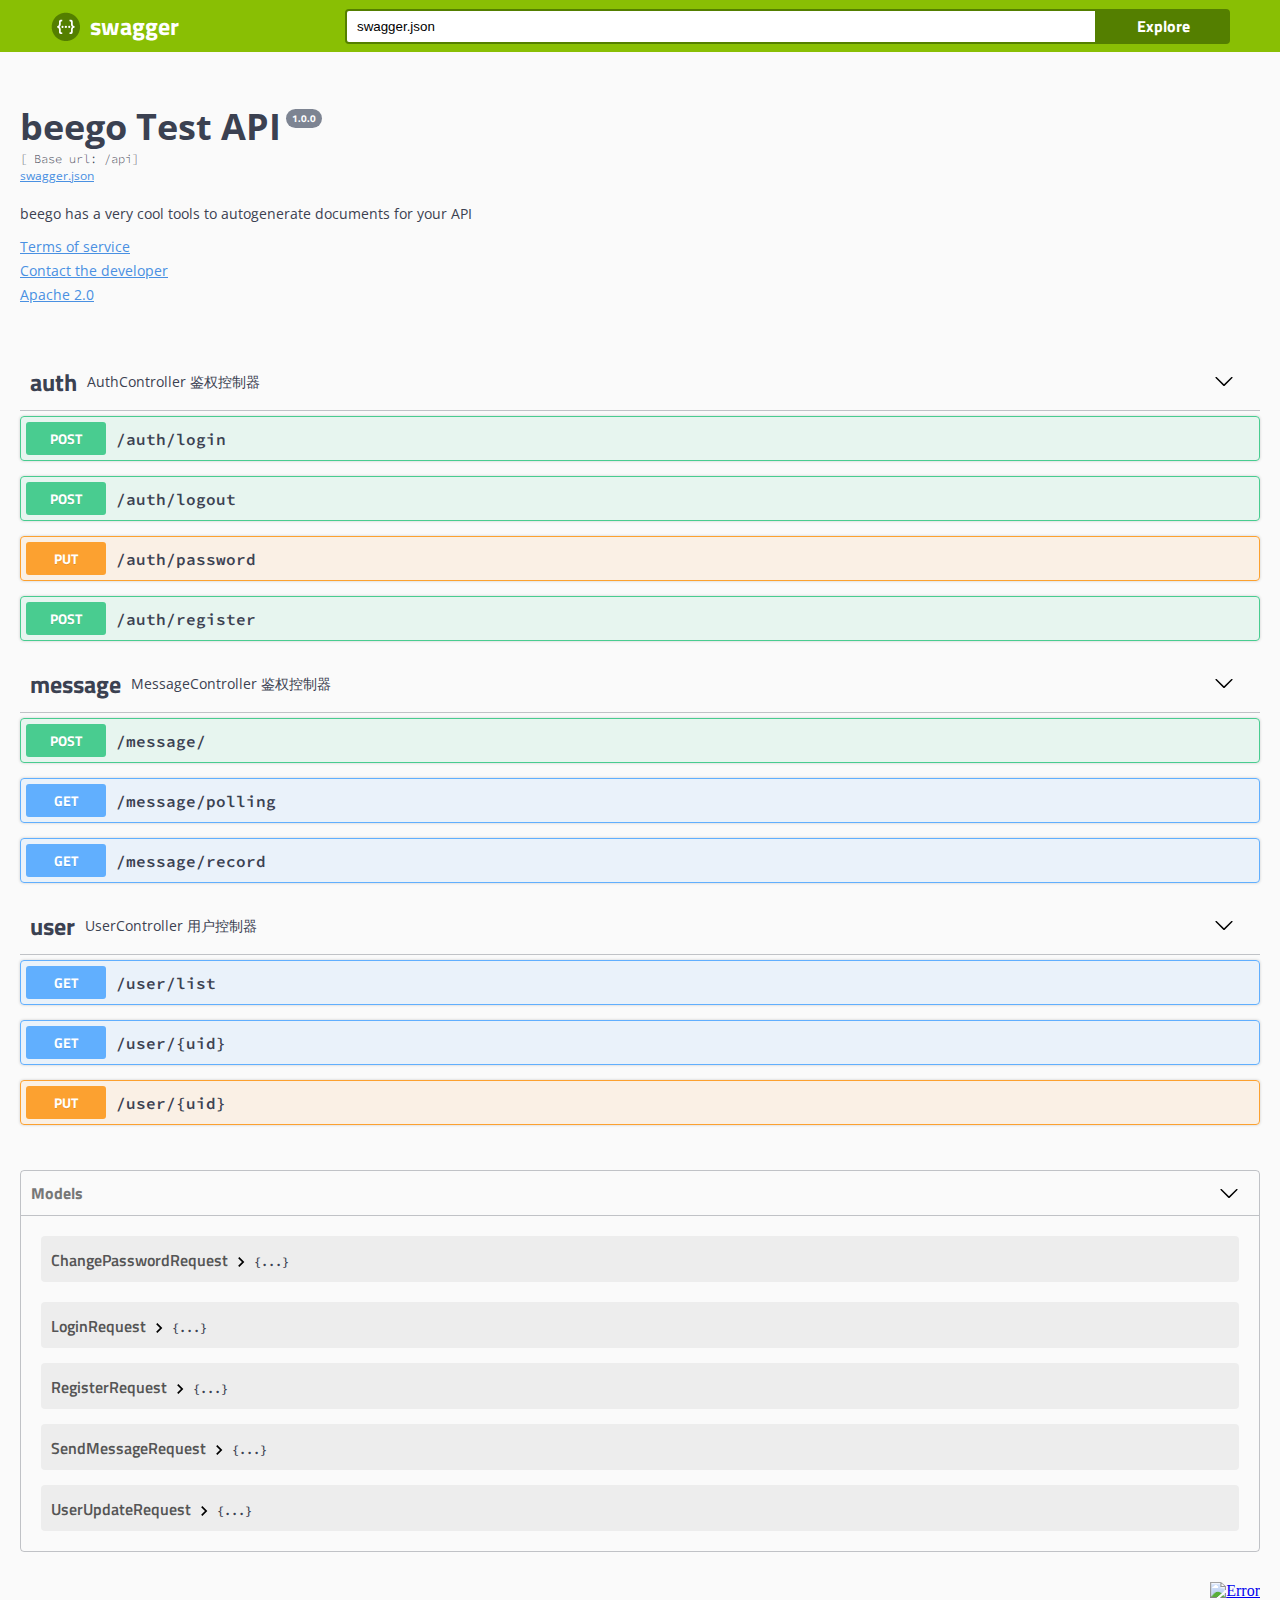
<file: swagger/index.html>
<!-- HTML for static distribution bundle build -->
<!DOCTYPE html>
<html lang="en">
<head>
  <meta charset="UTF-8">
  <title>Swagger UI</title>
  <link href="https://fonts.googleapis.com/css?family=Open+Sans:400,700|Source+Code+Pro:300,600|Titillium+Web:400,600,700" rel="stylesheet">
  <link rel="stylesheet" type="text/css" href="./swagger-ui.css" >
  <link rel="icon" type="image/png" href="./favicon-32x32.png" sizes="32x32" />
  <link rel="icon" type="image/png" href="./favicon-16x16.png" sizes="16x16" />
  <style>
    html
    {
        box-sizing: border-box;
        overflow: -moz-scrollbars-vertical;
        overflow-y: scroll;
    }
    *,
    *:before,
    *:after
    {
        box-sizing: inherit;
    }

    body {
      margin:0;
      background: #fafafa;
    }
  </style>
</head>

<body>

<svg xmlns="http://www.w3.org/2000/svg" xmlns:xlink="http://www.w3.org/1999/xlink" style="position:absolute;width:0;height:0">
  <defs>
    <symbol viewBox="0 0 20 20" id="unlocked">
          <path d="M15.8 8H14V5.6C14 2.703 12.665 1 10 1 7.334 1 6 2.703 6 5.6V6h2v-.801C8 3.754 8.797 3 10 3c1.203 0 2 .754 2 2.199V8H4c-.553 0-1 .646-1 1.199V17c0 .549.428 1.139.951 1.307l1.197.387C5.672 18.861 6.55 19 7.1 19h5.8c.549 0 1.428-.139 1.951-.307l1.196-.387c.524-.167.953-.757.953-1.306V9.199C17 8.646 16.352 8 15.8 8z"></path>
    </symbol>

    <symbol viewBox="0 0 20 20" id="locked">
      <path d="M15.8 8H14V5.6C14 2.703 12.665 1 10 1 7.334 1 6 2.703 6 5.6V8H4c-.553 0-1 .646-1 1.199V17c0 .549.428 1.139.951 1.307l1.197.387C5.672 18.861 6.55 19 7.1 19h5.8c.549 0 1.428-.139 1.951-.307l1.196-.387c.524-.167.953-.757.953-1.306V9.199C17 8.646 16.352 8 15.8 8zM12 8H8V5.199C8 3.754 8.797 3 10 3c1.203 0 2 .754 2 2.199V8z"/>
    </symbol>

    <symbol viewBox="0 0 20 20" id="close">
      <path d="M14.348 14.849c-.469.469-1.229.469-1.697 0L10 11.819l-2.651 3.029c-.469.469-1.229.469-1.697 0-.469-.469-.469-1.229 0-1.697l2.758-3.15-2.759-3.152c-.469-.469-.469-1.228 0-1.697.469-.469 1.228-.469 1.697 0L10 8.183l2.651-3.031c.469-.469 1.228-.469 1.697 0 .469.469.469 1.229 0 1.697l-2.758 3.152 2.758 3.15c.469.469.469 1.229 0 1.698z"/>
    </symbol>

    <symbol viewBox="0 0 20 20" id="large-arrow">
      <path d="M13.25 10L6.109 2.58c-.268-.27-.268-.707 0-.979.268-.27.701-.27.969 0l7.83 7.908c.268.271.268.709 0 .979l-7.83 7.908c-.268.271-.701.27-.969 0-.268-.269-.268-.707 0-.979L13.25 10z"/>
    </symbol>

    <symbol viewBox="0 0 20 20" id="large-arrow-down">
      <path d="M17.418 6.109c.272-.268.709-.268.979 0s.271.701 0 .969l-7.908 7.83c-.27.268-.707.268-.979 0l-7.908-7.83c-.27-.268-.27-.701 0-.969.271-.268.709-.268.979 0L10 13.25l7.418-7.141z"/>
    </symbol>


    <symbol viewBox="0 0 24 24" id="jump-to">
      <path d="M19 7v4H5.83l3.58-3.59L8 6l-6 6 6 6 1.41-1.41L5.83 13H21V7z"/>
    </symbol>

    <symbol viewBox="0 0 24 24" id="expand">
      <path d="M10 18h4v-2h-4v2zM3 6v2h18V6H3zm3 7h12v-2H6v2z"/>
    </symbol>

  </defs>
</svg>

<div id="swagger-ui"></div>

<script src="./swagger-ui-bundle.js"> </script>
<script src="./swagger-ui-standalone-preset.js"> </script>
<script>
window.onload = function() {
  // Build a system
  const ui = SwaggerUIBundle({
    url: "swagger.json",
    dom_id: '#swagger-ui',
    presets: [
      SwaggerUIBundle.presets.apis,
      SwaggerUIStandalonePreset
    ],
    plugins: [
      SwaggerUIBundle.plugins.DownloadUrl
    ],
    layout: "StandaloneLayout"
  })

  window.ui = ui
}
</script>
</body>

</html>
</file>
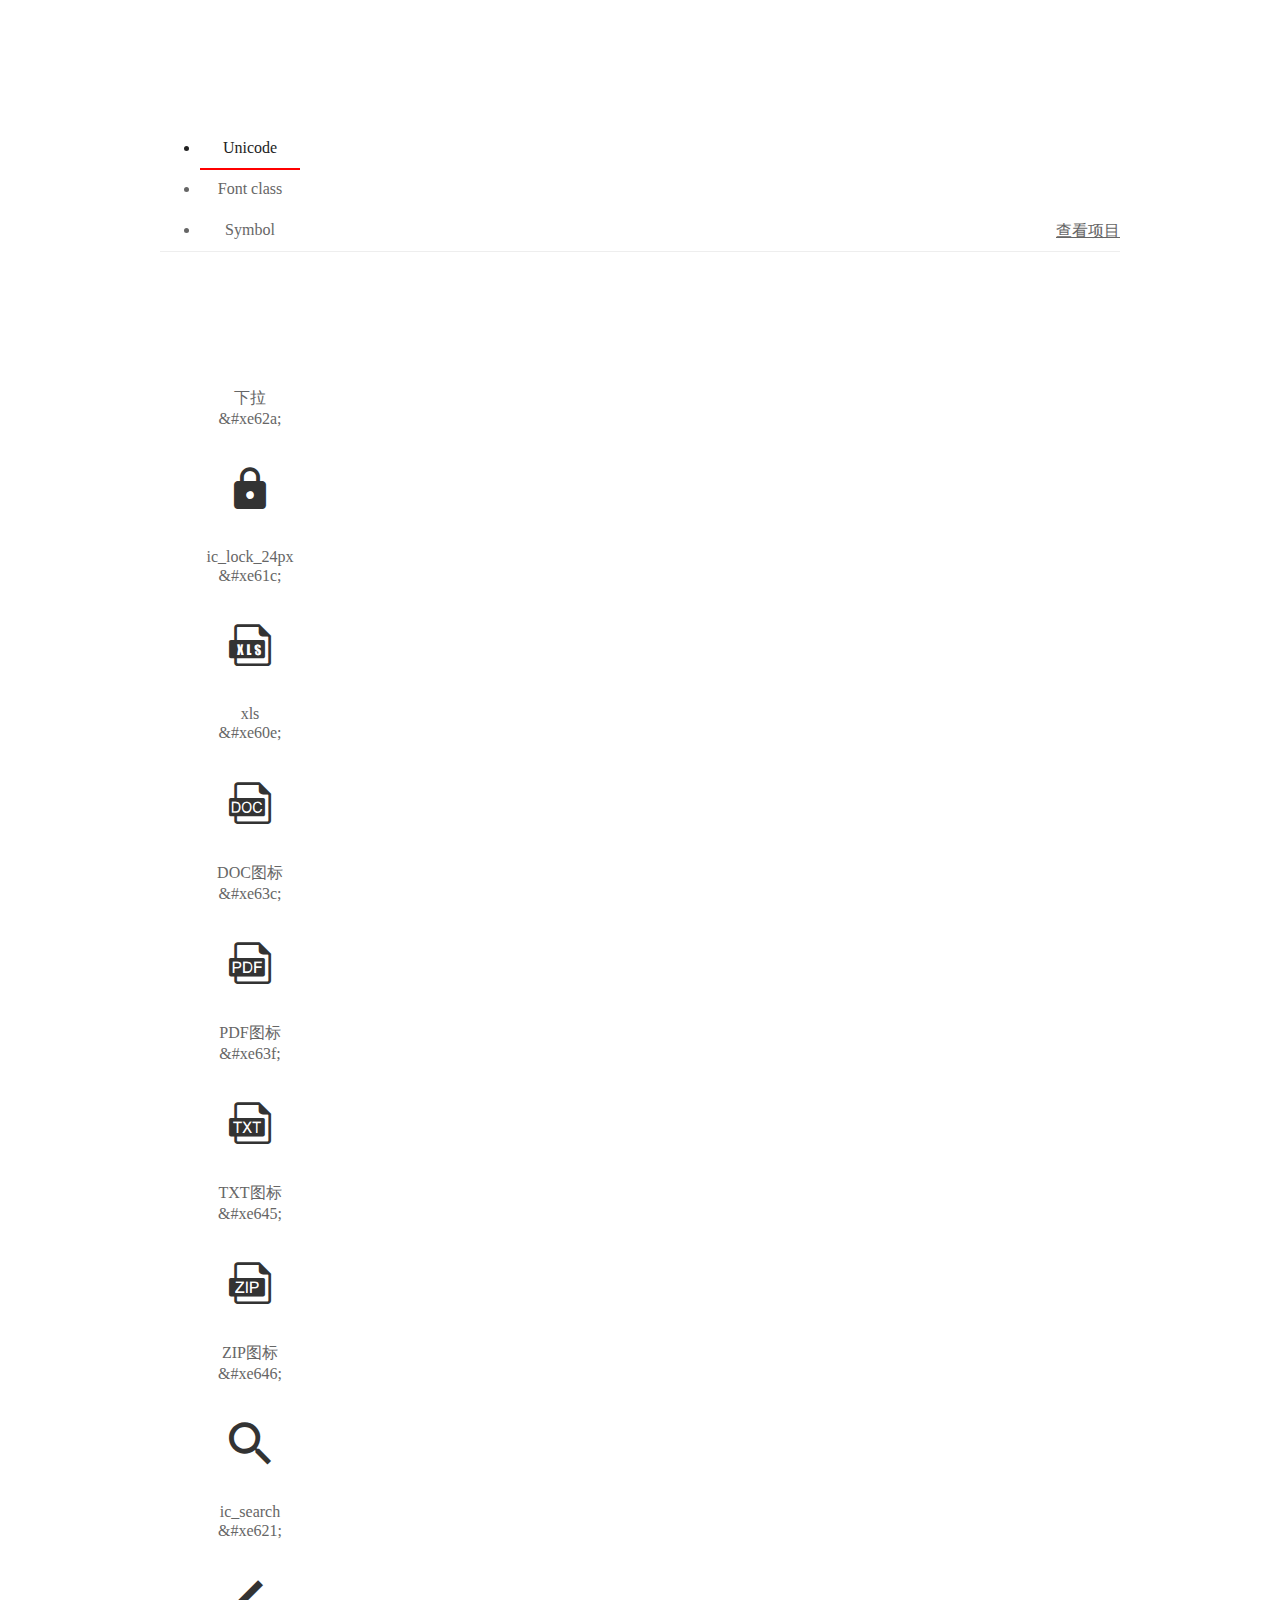
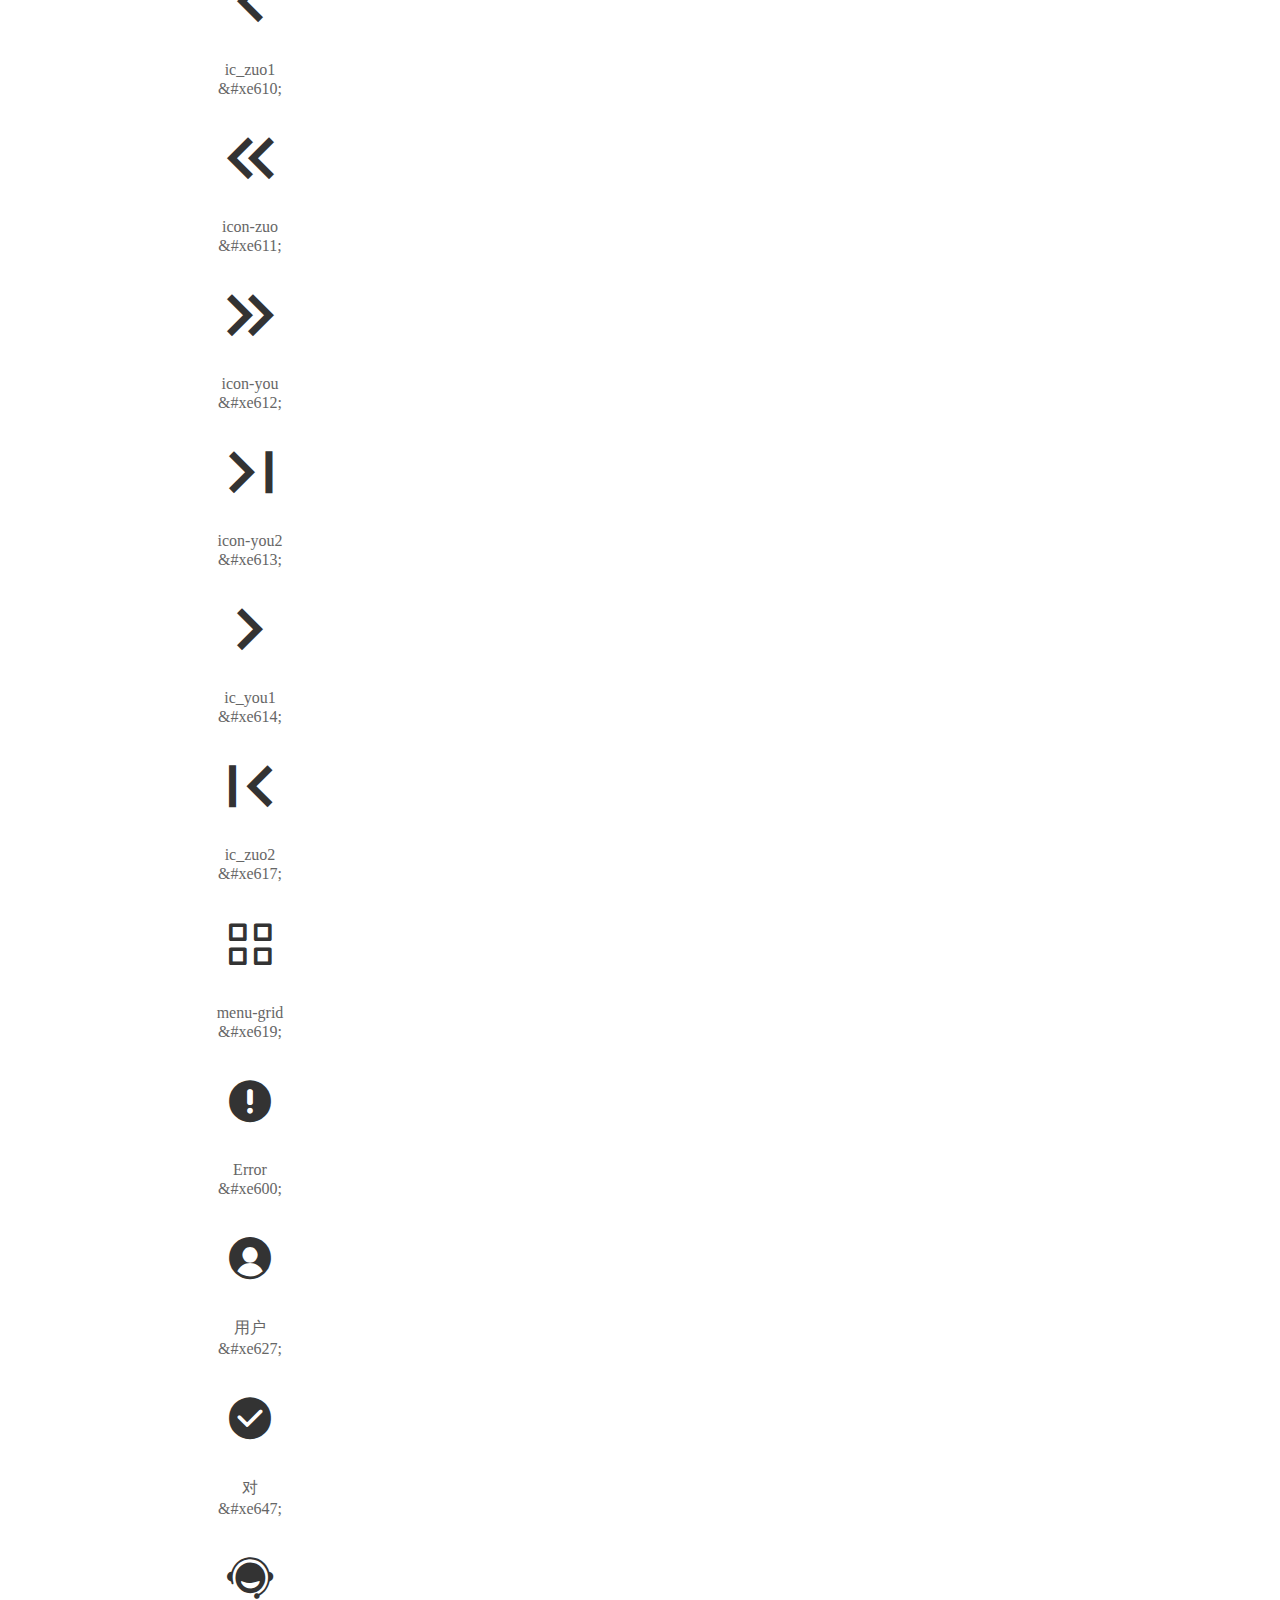
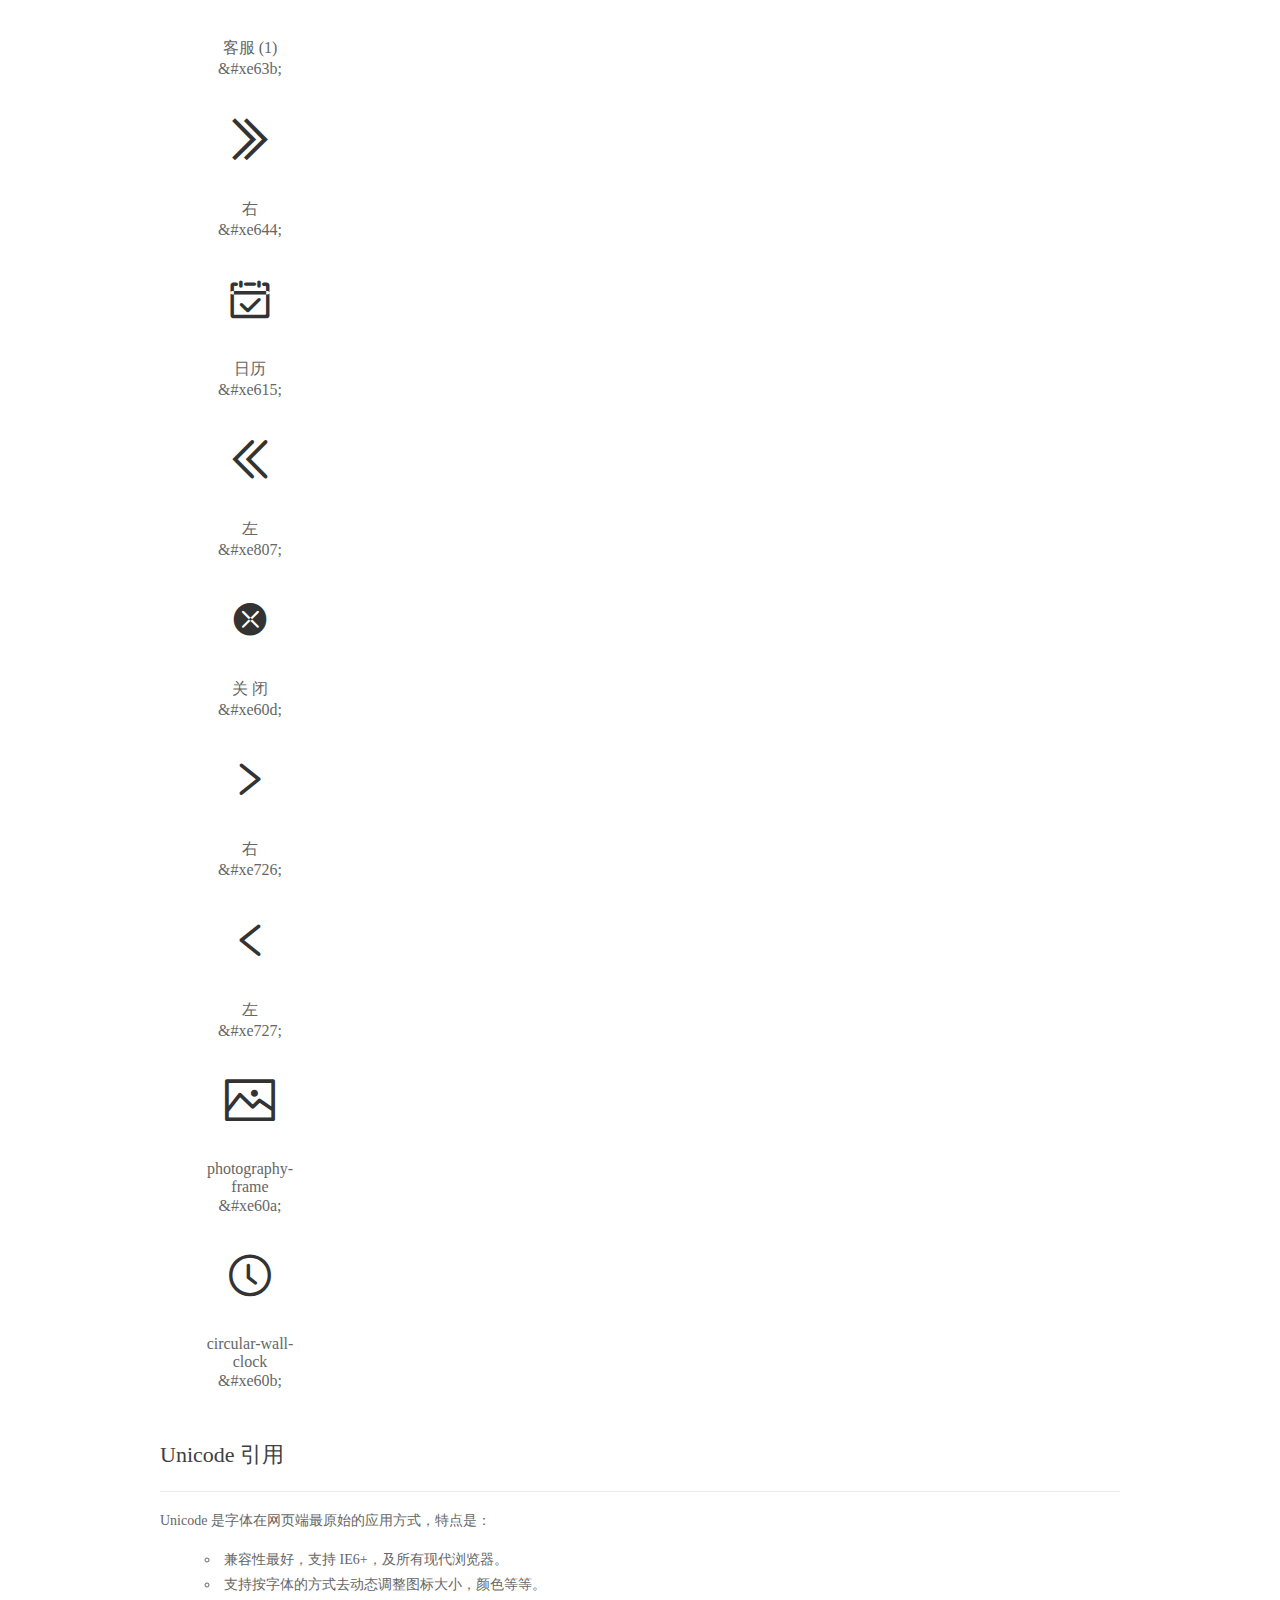
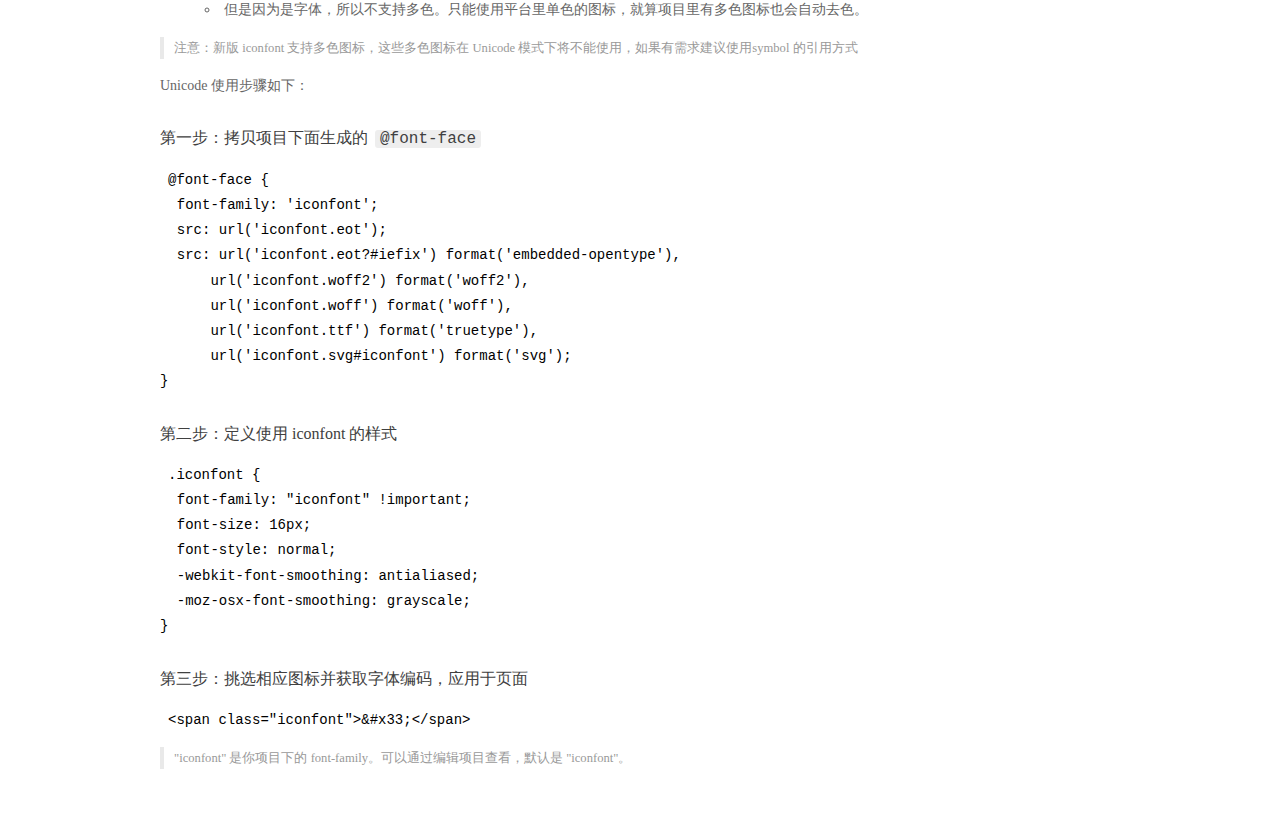
<file: static/assets/iconfont/demo_index.html>
<!DOCTYPE html>
<html>
<head>
  <meta charset="utf-8"/>
  <title>IconFont Demo</title>
  <link rel="shortcut icon" href="https://img.alicdn.com/tps/i4/TB1_oz6GVXXXXaFXpXXJDFnIXXX-64-64.ico" type="image/x-icon"/>
  <link rel="stylesheet" href="https://g.alicdn.com/thx/cube/1.3.2/cube.min.css">
  <link rel="stylesheet" href="demo.css">
  <link rel="stylesheet" href="iconfont.css">
  <script src="iconfont.js"></script>
  <!-- jQuery -->
  <script src="https://a1.alicdn.com/oss/uploads/2018/12/26/7bfddb60-08e8-11e9-9b04-53e73bb6408b.js"></script>
  <!-- 代码高亮 -->
  <script src="https://a1.alicdn.com/oss/uploads/2018/12/26/a3f714d0-08e6-11e9-8a15-ebf944d7534c.js"></script>
</head>
<body>
  <div class="main">
    <h1 class="logo"><a href="https://www.iconfont.cn/" title="iconfont 首页" target="_blank">&#xe86b;</a></h1>
    <div class="nav-tabs">
      <ul id="tabs" class="dib-box">
        <li class="dib active"><span>Unicode</span></li>
        <li class="dib"><span>Font class</span></li>
        <li class="dib"><span>Symbol</span></li>
      </ul>
      
      <a href="https://www.iconfont.cn/manage/index?manage_type=myprojects&projectId=1312252" target="_blank" class="nav-more">查看项目</a>
      
    </div>
    <div class="tab-container">
      <div class="content unicode" style="display: block;">
          <ul class="icon_lists dib-box">
          
            <li class="dib">
              <span class="icon iconfont">&#xe62a;</span>
                <div class="name">下拉</div>
                <div class="code-name">&amp;#xe62a;</div>
              </li>
          
            <li class="dib">
              <span class="icon iconfont">&#xe61c;</span>
                <div class="name">ic_lock_24px</div>
                <div class="code-name">&amp;#xe61c;</div>
              </li>
          
            <li class="dib">
              <span class="icon iconfont">&#xe60e;</span>
                <div class="name">xls</div>
                <div class="code-name">&amp;#xe60e;</div>
              </li>
          
            <li class="dib">
              <span class="icon iconfont">&#xe63c;</span>
                <div class="name">DOC图标</div>
                <div class="code-name">&amp;#xe63c;</div>
              </li>
          
            <li class="dib">
              <span class="icon iconfont">&#xe63f;</span>
                <div class="name">PDF图标</div>
                <div class="code-name">&amp;#xe63f;</div>
              </li>
          
            <li class="dib">
              <span class="icon iconfont">&#xe645;</span>
                <div class="name">TXT图标</div>
                <div class="code-name">&amp;#xe645;</div>
              </li>
          
            <li class="dib">
              <span class="icon iconfont">&#xe646;</span>
                <div class="name">ZIP图标</div>
                <div class="code-name">&amp;#xe646;</div>
              </li>
          
            <li class="dib">
              <span class="icon iconfont">&#xe621;</span>
                <div class="name">ic_search</div>
                <div class="code-name">&amp;#xe621;</div>
              </li>
          
            <li class="dib">
              <span class="icon iconfont">&#xe610;</span>
                <div class="name">ic_zuo1</div>
                <div class="code-name">&amp;#xe610;</div>
              </li>
          
            <li class="dib">
              <span class="icon iconfont">&#xe611;</span>
                <div class="name">icon-zuo</div>
                <div class="code-name">&amp;#xe611;</div>
              </li>
          
            <li class="dib">
              <span class="icon iconfont">&#xe612;</span>
                <div class="name">icon-you</div>
                <div class="code-name">&amp;#xe612;</div>
              </li>
          
            <li class="dib">
              <span class="icon iconfont">&#xe613;</span>
                <div class="name">icon-you2</div>
                <div class="code-name">&amp;#xe613;</div>
              </li>
          
            <li class="dib">
              <span class="icon iconfont">&#xe614;</span>
                <div class="name">ic_you1</div>
                <div class="code-name">&amp;#xe614;</div>
              </li>
          
            <li class="dib">
              <span class="icon iconfont">&#xe617;</span>
                <div class="name">ic_zuo2</div>
                <div class="code-name">&amp;#xe617;</div>
              </li>
          
            <li class="dib">
              <span class="icon iconfont">&#xe619;</span>
                <div class="name">menu-grid</div>
                <div class="code-name">&amp;#xe619;</div>
              </li>
          
            <li class="dib">
              <span class="icon iconfont">&#xe600;</span>
                <div class="name">  Error</div>
                <div class="code-name">&amp;#xe600;</div>
              </li>
          
            <li class="dib">
              <span class="icon iconfont">&#xe627;</span>
                <div class="name">用户</div>
                <div class="code-name">&amp;#xe627;</div>
              </li>
          
            <li class="dib">
              <span class="icon iconfont">&#xe647;</span>
                <div class="name">对</div>
                <div class="code-name">&amp;#xe647;</div>
              </li>
          
            <li class="dib">
              <span class="icon iconfont">&#xe63b;</span>
                <div class="name">客服 (1)</div>
                <div class="code-name">&amp;#xe63b;</div>
              </li>
          
            <li class="dib">
              <span class="icon iconfont">&#xe644;</span>
                <div class="name">右</div>
                <div class="code-name">&amp;#xe644;</div>
              </li>
          
            <li class="dib">
              <span class="icon iconfont">&#xe615;</span>
                <div class="name">日历</div>
                <div class="code-name">&amp;#xe615;</div>
              </li>
          
            <li class="dib">
              <span class="icon iconfont">&#xe807;</span>
                <div class="name">左</div>
                <div class="code-name">&amp;#xe807;</div>
              </li>
          
            <li class="dib">
              <span class="icon iconfont">&#xe60d;</span>
                <div class="name">关 闭</div>
                <div class="code-name">&amp;#xe60d;</div>
              </li>
          
            <li class="dib">
              <span class="icon iconfont">&#xe726;</span>
                <div class="name">右</div>
                <div class="code-name">&amp;#xe726;</div>
              </li>
          
            <li class="dib">
              <span class="icon iconfont">&#xe727;</span>
                <div class="name">左</div>
                <div class="code-name">&amp;#xe727;</div>
              </li>
          
            <li class="dib">
              <span class="icon iconfont">&#xe60a;</span>
                <div class="name">photography-frame</div>
                <div class="code-name">&amp;#xe60a;</div>
              </li>
          
            <li class="dib">
              <span class="icon iconfont">&#xe60b;</span>
                <div class="name">circular-wall-clock</div>
                <div class="code-name">&amp;#xe60b;</div>
              </li>
          
          </ul>
          <div class="article markdown">
          <h2 id="unicode-">Unicode 引用</h2>
          <hr>

          <p>Unicode 是字体在网页端最原始的应用方式，特点是：</p>
          <ul>
            <li>兼容性最好，支持 IE6+，及所有现代浏览器。</li>
            <li>支持按字体的方式去动态调整图标大小，颜色等等。</li>
            <li>但是因为是字体，所以不支持多色。只能使用平台里单色的图标，就算项目里有多色图标也会自动去色。</li>
          </ul>
          <blockquote>
            <p>注意：新版 iconfont 支持多色图标，这些多色图标在 Unicode 模式下将不能使用，如果有需求建议使用symbol 的引用方式</p>
          </blockquote>
          <p>Unicode 使用步骤如下：</p>
          <h3 id="-font-face">第一步：拷贝项目下面生成的 <code>@font-face</code></h3>
<pre><code class="language-css"
>@font-face {
  font-family: 'iconfont';
  src: url('iconfont.eot');
  src: url('iconfont.eot?#iefix') format('embedded-opentype'),
      url('iconfont.woff2') format('woff2'),
      url('iconfont.woff') format('woff'),
      url('iconfont.ttf') format('truetype'),
      url('iconfont.svg#iconfont') format('svg');
}
</code></pre>
          <h3 id="-iconfont-">第二步：定义使用 iconfont 的样式</h3>
<pre><code class="language-css"
>.iconfont {
  font-family: "iconfont" !important;
  font-size: 16px;
  font-style: normal;
  -webkit-font-smoothing: antialiased;
  -moz-osx-font-smoothing: grayscale;
}
</code></pre>
          <h3 id="-">第三步：挑选相应图标并获取字体编码，应用于页面</h3>
<pre>
<code class="language-html"
>&lt;span class="iconfont"&gt;&amp;#x33;&lt;/span&gt;
</code></pre>
          <blockquote>
            <p>"iconfont" 是你项目下的 font-family。可以通过编辑项目查看，默认是 "iconfont"。</p>
          </blockquote>
          </div>
      </div>
      <div class="content font-class">
        <ul class="icon_lists dib-box">
          
          <li class="dib">
            <span class="icon iconfont icon-dropdown"></span>
            <div class="name">
              下拉
            </div>
            <div class="code-name">.icon-dropdown
            </div>
          </li>
          
          <li class="dib">
            <span class="icon iconfont icon-pwd"></span>
            <div class="name">
              ic_lock_24px
            </div>
            <div class="code-name">.icon-pwd
            </div>
          </li>
          
          <li class="dib">
            <span class="icon iconfont icon-xls"></span>
            <div class="name">
              xls
            </div>
            <div class="code-name">.icon-xls
            </div>
          </li>
          
          <li class="dib">
            <span class="icon iconfont icon-doc"></span>
            <div class="name">
              DOC图标
            </div>
            <div class="code-name">.icon-doc
            </div>
          </li>
          
          <li class="dib">
            <span class="icon iconfont icon-pdf"></span>
            <div class="name">
              PDF图标
            </div>
            <div class="code-name">.icon-pdf
            </div>
          </li>
          
          <li class="dib">
            <span class="icon iconfont icon-txt"></span>
            <div class="name">
              TXT图标
            </div>
            <div class="code-name">.icon-txt
            </div>
          </li>
          
          <li class="dib">
            <span class="icon iconfont icon-zip"></span>
            <div class="name">
              ZIP图标
            </div>
            <div class="code-name">.icon-zip
            </div>
          </li>
          
          <li class="dib">
            <span class="icon iconfont icon-search"></span>
            <div class="name">
              ic_search
            </div>
            <div class="code-name">.icon-search
            </div>
          </li>
          
          <li class="dib">
            <span class="icon iconfont icon-less-than"></span>
            <div class="name">
              ic_zuo1
            </div>
            <div class="code-name">.icon-less-than
            </div>
          </li>
          
          <li class="dib">
            <span class="icon iconfont icon-double-less-than"></span>
            <div class="name">
              icon-zuo
            </div>
            <div class="code-name">.icon-double-less-than
            </div>
          </li>
          
          <li class="dib">
            <span class="icon iconfont icon-double-great-than"></span>
            <div class="name">
              icon-you
            </div>
            <div class="code-name">.icon-double-great-than
            </div>
          </li>
          
          <li class="dib">
            <span class="icon iconfont icon-right-stop"></span>
            <div class="name">
              icon-you2
            </div>
            <div class="code-name">.icon-right-stop
            </div>
          </li>
          
          <li class="dib">
            <span class="icon iconfont icon-great-than"></span>
            <div class="name">
              ic_you1
            </div>
            <div class="code-name">.icon-great-than
            </div>
          </li>
          
          <li class="dib">
            <span class="icon iconfont icon-left-stop"></span>
            <div class="name">
              ic_zuo2
            </div>
            <div class="code-name">.icon-left-stop
            </div>
          </li>
          
          <li class="dib">
            <span class="icon iconfont icon-menu"></span>
            <div class="name">
              menu-grid
            </div>
            <div class="code-name">.icon-menu
            </div>
          </li>
          
          <li class="dib">
            <span class="icon iconfont icon-error"></span>
            <div class="name">
                Error
            </div>
            <div class="code-name">.icon-error
            </div>
          </li>
          
          <li class="dib">
            <span class="icon iconfont icon-user"></span>
            <div class="name">
              用户
            </div>
            <div class="code-name">.icon-user
            </div>
          </li>
          
          <li class="dib">
            <span class="icon iconfont icon-true"></span>
            <div class="name">
              对
            </div>
            <div class="code-name">.icon-true
            </div>
          </li>
          
          <li class="dib">
            <span class="icon iconfont icon-server"></span>
            <div class="name">
              客服 (1)
            </div>
            <div class="code-name">.icon-server
            </div>
          </li>
          
          <li class="dib">
            <span class="icon iconfont icon-thin-double-great-than"></span>
            <div class="name">
              右
            </div>
            <div class="code-name">.icon-thin-double-great-than
            </div>
          </li>
          
          <li class="dib">
            <span class="icon iconfont icon-calendar"></span>
            <div class="name">
              日历
            </div>
            <div class="code-name">.icon-calendar
            </div>
          </li>
          
          <li class="dib">
            <span class="icon iconfont icon-thin-double-less-than"></span>
            <div class="name">
              左
            </div>
            <div class="code-name">.icon-thin-double-less-than
            </div>
          </li>
          
          <li class="dib">
            <span class="icon iconfont icon-close"></span>
            <div class="name">
              关 闭
            </div>
            <div class="code-name">.icon-close
            </div>
          </li>
          
          <li class="dib">
            <span class="icon iconfont icon-thin-great-than"></span>
            <div class="name">
              右
            </div>
            <div class="code-name">.icon-thin-great-than
            </div>
          </li>
          
          <li class="dib">
            <span class="icon iconfont icon-thin-less-than"></span>
            <div class="name">
              左
            </div>
            <div class="code-name">.icon-thin-less-than
            </div>
          </li>
          
          <li class="dib">
            <span class="icon iconfont icon-photo"></span>
            <div class="name">
              photography-frame
            </div>
            <div class="code-name">.icon-photo
            </div>
          </li>
          
          <li class="dib">
            <span class="icon iconfont icon-clock"></span>
            <div class="name">
              circular-wall-clock
            </div>
            <div class="code-name">.icon-clock
            </div>
          </li>
          
        </ul>
        <div class="article markdown">
        <h2 id="font-class-">font-class 引用</h2>
        <hr>

        <p>font-class 是 Unicode 使用方式的一种变种，主要是解决 Unicode 书写不直观，语意不明确的问题。</p>
        <p>与 Unicode 使用方式相比，具有如下特点：</p>
        <ul>
          <li>兼容性良好，支持 IE8+，及所有现代浏览器。</li>
          <li>相比于 Unicode 语意明确，书写更直观。可以很容易分辨这个 icon 是什么。</li>
          <li>因为使用 class 来定义图标，所以当要替换图标时，只需要修改 class 里面的 Unicode 引用。</li>
          <li>不过因为本质上还是使用的字体，所以多色图标还是不支持的。</li>
        </ul>
        <p>使用步骤如下：</p>
        <h3 id="-fontclass-">第一步：引入项目下面生成的 fontclass 代码：</h3>
<pre><code class="language-html">&lt;link rel="stylesheet" href="./iconfont.css"&gt;
</code></pre>
        <h3 id="-">第二步：挑选相应图标并获取类名，应用于页面：</h3>
<pre><code class="language-html">&lt;span class="iconfont iconxxx"&gt;&lt;/span&gt;
</code></pre>
        <blockquote>
          <p>"
            iconfont" 是你项目下的 font-family。可以通过编辑项目查看，默认是 "iconfont"。</p>
        </blockquote>
      </div>
      </div>
      <div class="content symbol">
          <ul class="icon_lists dib-box">
          
            <li class="dib">
                <svg class="icon svg-icon" aria-hidden="true">
                  <use xlink:href="#icon-dropdown"></use>
                </svg>
                <div class="name">下拉</div>
                <div class="code-name">#icon-dropdown</div>
            </li>
          
            <li class="dib">
                <svg class="icon svg-icon" aria-hidden="true">
                  <use xlink:href="#icon-pwd"></use>
                </svg>
                <div class="name">ic_lock_24px</div>
                <div class="code-name">#icon-pwd</div>
            </li>
          
            <li class="dib">
                <svg class="icon svg-icon" aria-hidden="true">
                  <use xlink:href="#icon-xls"></use>
                </svg>
                <div class="name">xls</div>
                <div class="code-name">#icon-xls</div>
            </li>
          
            <li class="dib">
                <svg class="icon svg-icon" aria-hidden="true">
                  <use xlink:href="#icon-doc"></use>
                </svg>
                <div class="name">DOC图标</div>
                <div class="code-name">#icon-doc</div>
            </li>
          
            <li class="dib">
                <svg class="icon svg-icon" aria-hidden="true">
                  <use xlink:href="#icon-pdf"></use>
                </svg>
                <div class="name">PDF图标</div>
                <div class="code-name">#icon-pdf</div>
            </li>
          
            <li class="dib">
                <svg class="icon svg-icon" aria-hidden="true">
                  <use xlink:href="#icon-txt"></use>
                </svg>
                <div class="name">TXT图标</div>
                <div class="code-name">#icon-txt</div>
            </li>
          
            <li class="dib">
                <svg class="icon svg-icon" aria-hidden="true">
                  <use xlink:href="#icon-zip"></use>
                </svg>
                <div class="name">ZIP图标</div>
                <div class="code-name">#icon-zip</div>
            </li>
          
            <li class="dib">
                <svg class="icon svg-icon" aria-hidden="true">
                  <use xlink:href="#icon-search"></use>
                </svg>
                <div class="name">ic_search</div>
                <div class="code-name">#icon-search</div>
            </li>
          
            <li class="dib">
                <svg class="icon svg-icon" aria-hidden="true">
                  <use xlink:href="#icon-less-than"></use>
                </svg>
                <div class="name">ic_zuo1</div>
                <div class="code-name">#icon-less-than</div>
            </li>
          
            <li class="dib">
                <svg class="icon svg-icon" aria-hidden="true">
                  <use xlink:href="#icon-double-less-than"></use>
                </svg>
                <div class="name">icon-zuo</div>
                <div class="code-name">#icon-double-less-than</div>
            </li>
          
            <li class="dib">
                <svg class="icon svg-icon" aria-hidden="true">
                  <use xlink:href="#icon-double-great-than"></use>
                </svg>
                <div class="name">icon-you</div>
                <div class="code-name">#icon-double-great-than</div>
            </li>
          
            <li class="dib">
                <svg class="icon svg-icon" aria-hidden="true">
                  <use xlink:href="#icon-right-stop"></use>
                </svg>
                <div class="name">icon-you2</div>
                <div class="code-name">#icon-right-stop</div>
            </li>
          
            <li class="dib">
                <svg class="icon svg-icon" aria-hidden="true">
                  <use xlink:href="#icon-great-than"></use>
                </svg>
                <div class="name">ic_you1</div>
                <div class="code-name">#icon-great-than</div>
            </li>
          
            <li class="dib">
                <svg class="icon svg-icon" aria-hidden="true">
                  <use xlink:href="#icon-left-stop"></use>
                </svg>
                <div class="name">ic_zuo2</div>
                <div class="code-name">#icon-left-stop</div>
            </li>
          
            <li class="dib">
                <svg class="icon svg-icon" aria-hidden="true">
                  <use xlink:href="#icon-menu"></use>
                </svg>
                <div class="name">menu-grid</div>
                <div class="code-name">#icon-menu</div>
            </li>
          
            <li class="dib">
                <svg class="icon svg-icon" aria-hidden="true">
                  <use xlink:href="#icon-error"></use>
                </svg>
                <div class="name">  Error</div>
                <div class="code-name">#icon-error</div>
            </li>
          
            <li class="dib">
                <svg class="icon svg-icon" aria-hidden="true">
                  <use xlink:href="#icon-user"></use>
                </svg>
                <div class="name">用户</div>
                <div class="code-name">#icon-user</div>
            </li>
          
            <li class="dib">
                <svg class="icon svg-icon" aria-hidden="true">
                  <use xlink:href="#icon-true"></use>
                </svg>
                <div class="name">对</div>
                <div class="code-name">#icon-true</div>
            </li>
          
            <li class="dib">
                <svg class="icon svg-icon" aria-hidden="true">
                  <use xlink:href="#icon-server"></use>
                </svg>
                <div class="name">客服 (1)</div>
                <div class="code-name">#icon-server</div>
            </li>
          
            <li class="dib">
                <svg class="icon svg-icon" aria-hidden="true">
                  <use xlink:href="#icon-thin-double-great-than"></use>
                </svg>
                <div class="name">右</div>
                <div class="code-name">#icon-thin-double-great-than</div>
            </li>
          
            <li class="dib">
                <svg class="icon svg-icon" aria-hidden="true">
                  <use xlink:href="#icon-calendar"></use>
                </svg>
                <div class="name">日历</div>
                <div class="code-name">#icon-calendar</div>
            </li>
          
            <li class="dib">
                <svg class="icon svg-icon" aria-hidden="true">
                  <use xlink:href="#icon-thin-double-less-than"></use>
                </svg>
                <div class="name">左</div>
                <div class="code-name">#icon-thin-double-less-than</div>
            </li>
          
            <li class="dib">
                <svg class="icon svg-icon" aria-hidden="true">
                  <use xlink:href="#icon-close"></use>
                </svg>
                <div class="name">关 闭</div>
                <div class="code-name">#icon-close</div>
            </li>
          
            <li class="dib">
                <svg class="icon svg-icon" aria-hidden="true">
                  <use xlink:href="#icon-thin-great-than"></use>
                </svg>
                <div class="name">右</div>
                <div class="code-name">#icon-thin-great-than</div>
            </li>
          
            <li class="dib">
                <svg class="icon svg-icon" aria-hidden="true">
                  <use xlink:href="#icon-thin-less-than"></use>
                </svg>
                <div class="name">左</div>
                <div class="code-name">#icon-thin-less-than</div>
            </li>
          
            <li class="dib">
                <svg class="icon svg-icon" aria-hidden="true">
                  <use xlink:href="#icon-photo"></use>
                </svg>
                <div class="name">photography-frame</div>
                <div class="code-name">#icon-photo</div>
            </li>
          
            <li class="dib">
                <svg class="icon svg-icon" aria-hidden="true">
                  <use xlink:href="#icon-clock"></use>
                </svg>
                <div class="name">circular-wall-clock</div>
                <div class="code-name">#icon-clock</div>
            </li>
          
          </ul>
          <div class="article markdown">
          <h2 id="symbol-">Symbol 引用</h2>
          <hr>

          <p>这是一种全新的使用方式，应该说这才是未来的主流，也是平台目前推荐的用法。相关介绍可以参考这篇<a href="">文章</a>
            这种用法其实是做了一个 SVG 的集合，与另外两种相比具有如下特点：</p>
          <ul>
            <li>支持多色图标了，不再受单色限制。</li>
            <li>通过一些技巧，支持像字体那样，通过 <code>font-size</code>, <code>color</code> 来调整样式。</li>
            <li>兼容性较差，支持 IE9+，及现代浏览器。</li>
            <li>浏览器渲染 SVG 的性能一般，还不如 png。</li>
          </ul>
          <p>使用步骤如下：</p>
          <h3 id="-symbol-">第一步：引入项目下面生成的 symbol 代码：</h3>
<pre><code class="language-html">&lt;script src="./iconfont.js"&gt;&lt;/script&gt;
</code></pre>
          <h3 id="-css-">第二步：加入通用 CSS 代码（引入一次就行）：</h3>
<pre><code class="language-html">&lt;style&gt;
.icon {
  width: 1em;
  height: 1em;
  vertical-align: -0.15em;
  fill: currentColor;
  overflow: hidden;
}
&lt;/style&gt;
</code></pre>
          <h3 id="-">第三步：挑选相应图标并获取类名，应用于页面：</h3>
<pre><code class="language-html">&lt;svg class="icon" aria-hidden="true"&gt;
  &lt;use xlink:href="#icon-xxx"&gt;&lt;/use&gt;
&lt;/svg&gt;
</code></pre>
          </div>
      </div>

    </div>
  </div>
  <script>
  $(document).ready(function () {
      $('.tab-container .content:first').show()

      $('#tabs li').click(function (e) {
        var tabContent = $('.tab-container .content')
        var index = $(this).index()

        if ($(this).hasClass('active')) {
          return
        } else {
          $('#tabs li').removeClass('active')
          $(this).addClass('active')

          tabContent.hide().eq(index).fadeIn()
        }
      })
    })
  </script>
</body>
</html>
</file>
<file: swagger/swagger-ui.css>
@charset "UTF-8";.swagger-ui html{box-sizing:border-box}.swagger-ui *,.swagger-ui :after,.swagger-ui :before{box-sizing:inherit}.swagger-ui body{margin:0;background:#fafafa}.swagger-ui .wrapper{width:100%;max-width:1460px;margin:0 auto;padding:0 20px}.swagger-ui .opblock-tag-section{display:-webkit-box;display:-ms-flexbox;display:flex;-webkit-box-orient:vertical;-webkit-box-direction:normal;-ms-flex-direction:column;flex-direction:column}.swagger-ui .opblock-tag{display:-webkit-box;display:-ms-flexbox;display:flex;padding:10px 20px 10px 10px;cursor:pointer;transition:all .2s;border-bottom:1px solid rgba(59,65,81,.3);-webkit-box-align:center;-ms-flex-align:center;align-items:center}.swagger-ui .opblock-tag:hover{background:rgba(0,0,0,.02)}.swagger-ui .opblock-tag{font-size:24px;margin:0 0 5px;font-family:Titillium Web,sans-serif;color:#3b4151}.swagger-ui .opblock-tag.no-desc span{-webkit-box-flex:1;-ms-flex:1;flex:1}.swagger-ui .opblock-tag svg{transition:all .4s}.swagger-ui .opblock-tag small{font-size:14px;font-weight:400;padding:0 10px;-webkit-box-flex:1;-ms-flex:1;flex:1;font-family:Open Sans,sans-serif;color:#3b4151}.swagger-ui .parаmeter__type{font-size:12px;padding:5px 0;font-family:Source Code Pro,monospace;font-weight:600;color:#3b4151}.swagger-ui .view-line-link{position:relative;top:3px;width:20px;margin:0 5px;cursor:pointer;transition:all .5s}.swagger-ui .opblock{margin:0 0 15px;border:1px solid #000;border-radius:4px;box-shadow:0 0 3px rgba(0,0,0,.19)}.swagger-ui .opblock.is-open .opblock-summary{border-bottom:1px solid #000}.swagger-ui .opblock .opblock-section-header{padding:8px 20px;background:hsla(0,0%,100%,.8);box-shadow:0 1px 2px rgba(0,0,0,.1)}.swagger-ui .opblock .opblock-section-header,.swagger-ui .opblock .opblock-section-header label{display:-webkit-box;display:-ms-flexbox;display:flex;-webkit-box-align:center;-ms-flex-align:center;align-items:center}.swagger-ui .opblock .opblock-section-header label{font-size:12px;font-weight:700;margin:0;font-family:Titillium Web,sans-serif;color:#3b4151}.swagger-ui .opblock .opblock-section-header label span{padding:0 10px 0 0}.swagger-ui .opblock .opblock-section-header h4{font-size:14px;margin:0;-webkit-box-flex:1;-ms-flex:1;flex:1;font-family:Titillium Web,sans-serif;color:#3b4151}.swagger-ui .opblock .opblock-summary-method{font-size:14px;font-weight:700;min-width:80px;padding:6px 15px;text-align:center;border-radius:3px;background:#000;text-shadow:0 1px 0 rgba(0,0,0,.1);font-family:Titillium Web,sans-serif;color:#fff}.swagger-ui .opblock .opblock-summary-path,.swagger-ui .opblock .opblock-summary-path__deprecated{font-size:16px;display:-webkit-box;display:-ms-flexbox;display:flex;padding:0 10px;font-family:Source Code Pro,monospace;font-weight:600;color:#3b4151;-webkit-box-align:center;-ms-flex-align:center;align-items:center}.swagger-ui .opblock .opblock-summary-path .view-line-link,.swagger-ui .opblock .opblock-summary-path__deprecated .view-line-link{position:relative;top:2px;width:0;margin:0;cursor:pointer;transition:all .5s}.swagger-ui .opblock .opblock-summary-path:hover .view-line-link,.swagger-ui .opblock .opblock-summary-path__deprecated:hover .view-line-link{width:18px;margin:0 5px}.swagger-ui .opblock .opblock-summary-path__deprecated{text-decoration:line-through}.swagger-ui .opblock .opblock-summary-description{font-size:13px;-webkit-box-flex:1;-ms-flex:1;flex:1;font-family:Open Sans,sans-serif;color:#3b4151}.swagger-ui .opblock .opblock-summary{display:-webkit-box;display:-ms-flexbox;display:flex;padding:5px;cursor:pointer;-webkit-box-align:center;-ms-flex-align:center;align-items:center}.swagger-ui .opblock.opblock-post{border-color:#49cc90;background:rgba(73,204,144,.1)}.swagger-ui .opblock.opblock-post .opblock-summary-method{background:#49cc90}.swagger-ui .opblock.opblock-post .opblock-summary{border-color:#49cc90}.swagger-ui .opblock.opblock-put{border-color:#fca130;background:rgba(252,161,48,.1)}.swagger-ui .opblock.opblock-put .opblock-summary-method{background:#fca130}.swagger-ui .opblock.opblock-put .opblock-summary{border-color:#fca130}.swagger-ui .opblock.opblock-delete{border-color:#f93e3e;background:rgba(249,62,62,.1)}.swagger-ui .opblock.opblock-delete .opblock-summary-method{background:#f93e3e}.swagger-ui .opblock.opblock-delete .opblock-summary{border-color:#f93e3e}.swagger-ui .opblock.opblock-get{border-color:#61affe;background:rgba(97,175,254,.1)}.swagger-ui .opblock.opblock-get .opblock-summary-method{background:#61affe}.swagger-ui .opblock.opblock-get .opblock-summary{border-color:#61affe}.swagger-ui .opblock.opblock-patch{border-color:#50e3c2;background:rgba(80,227,194,.1)}.swagger-ui .opblock.opblock-patch .opblock-summary-method{background:#50e3c2}.swagger-ui .opblock.opblock-patch .opblock-summary{border-color:#50e3c2}.swagger-ui .opblock.opblock-head{border-color:#9012fe;background:rgba(144,18,254,.1)}.swagger-ui .opblock.opblock-head .opblock-summary-method{background:#9012fe}.swagger-ui .opblock.opblock-head .opblock-summary{border-color:#9012fe}.swagger-ui .opblock.opblock-options{border-color:#0d5aa7;background:rgba(13,90,167,.1)}.swagger-ui .opblock.opblock-options .opblock-summary-method{background:#0d5aa7}.swagger-ui .opblock.opblock-options .opblock-summary{border-color:#0d5aa7}.swagger-ui .opblock.opblock-deprecated{opacity:.6;border-color:#ebebeb;background:hsla(0,0%,92%,.1)}.swagger-ui .opblock.opblock-deprecated .opblock-summary-method{background:#ebebeb}.swagger-ui .opblock.opblock-deprecated .opblock-summary{border-color:#ebebeb}.swagger-ui .opblock .opblock-schemes{padding:8px 20px}.swagger-ui .opblock .opblock-schemes .schemes-title{padding:0 10px 0 0}.swagger-ui .tab{display:-webkit-box;display:-ms-flexbox;display:flex;margin:20px 0 10px;padding:0;list-style:none}.swagger-ui .tab li{font-size:12px;min-width:100px;min-width:90px;padding:0;cursor:pointer;font-family:Titillium Web,sans-serif;color:#3b4151}.swagger-ui .tab li:first-of-type{position:relative;padding-left:0}.swagger-ui .tab li:first-of-type:after{position:absolute;top:0;right:6px;width:1px;height:100%;content:"";background:rgba(0,0,0,.2)}.swagger-ui .tab li.active{font-weight:700}.swagger-ui .opblock-description-wrapper,.swagger-ui .opblock-title_normal{padding:15px 20px}.swagger-ui .opblock-description-wrapper,.swagger-ui .opblock-description-wrapper h4,.swagger-ui .opblock-title_normal,.swagger-ui .opblock-title_normal h4{font-size:12px;margin:0 0 5px;font-family:Open Sans,sans-serif;color:#3b4151}.swagger-ui .opblock-description-wrapper p,.swagger-ui .opblock-title_normal p{font-size:14px;margin:0;font-family:Open Sans,sans-serif;color:#3b4151}.swagger-ui .execute-wrapper{padding:20px;text-align:right}.swagger-ui .execute-wrapper .btn{width:100%;padding:8px 40px}.swagger-ui .body-param-options{display:-webkit-box;display:-ms-flexbox;display:flex;-webkit-box-orient:vertical;-webkit-box-direction:normal;-ms-flex-direction:column;flex-direction:column}.swagger-ui .body-param-options .body-param-edit{padding:10px 0}.swagger-ui .body-param-options label{padding:8px 0}.swagger-ui .body-param-options label select{margin:3px 0 0}.swagger-ui .responses-inner{padding:20px}.swagger-ui .responses-inner h4,.swagger-ui .responses-inner h5{font-size:12px;margin:10px 0 5px;font-family:Open Sans,sans-serif;color:#3b4151}.swagger-ui .response-col_status{font-size:14px;font-family:Open Sans,sans-serif;color:#3b4151}.swagger-ui .response-col_status .response-undocumented{font-size:11px;font-family:Source Code Pro,monospace;font-weight:600;color:#999}.swagger-ui .response-col_description__inner span{font-size:12px;font-style:italic;display:block;margin:10px 0;padding:10px;border-radius:4px;background:#41444e;font-family:Source Code Pro,monospace;font-weight:600;color:#fff}.swagger-ui .response-col_description__inner span p{margin:0}.swagger-ui .opblock-body pre{font-size:12px;margin:0;padding:10px;word-wrap:break-word;word-break:break-all;word-break:break-word;-webkit-hyphens:auto;-ms-hyphens:auto;hyphens:auto;white-space:pre-wrap;border-radius:4px;background:#41444e;overflow-wrap:break-word;font-family:Source Code Pro,monospace;font-weight:600;color:#fff}.swagger-ui .opblock-body pre span{color:#fff!important}.swagger-ui .opblock-body pre .headerline{display:block}.swagger-ui .scheme-container{margin:0 0 20px;padding:30px 0;background:#fff;box-shadow:0 1px 2px 0 rgba(0,0,0,.15)}.swagger-ui .scheme-container .schemes{display:-webkit-box;display:-ms-flexbox;display:flex;-webkit-box-align:center;-ms-flex-align:center;align-items:center}.swagger-ui .scheme-container .schemes>label{font-size:12px;font-weight:700;display:-webkit-box;display:-ms-flexbox;display:flex;-webkit-box-orient:vertical;-webkit-box-direction:normal;-ms-flex-direction:column;flex-direction:column;margin:-20px 15px 0 0;font-family:Titillium Web,sans-serif;color:#3b4151}.swagger-ui .scheme-container .schemes>label select{min-width:130px;text-transform:uppercase}.swagger-ui .loading-container{padding:40px 0 60px}.swagger-ui .loading-container .loading{position:relative}.swagger-ui .loading-container .loading:after{font-size:10px;font-weight:700;position:absolute;top:50%;left:50%;content:"loading";-webkit-transform:translate(-50%,-50%);transform:translate(-50%,-50%);text-transform:uppercase;font-family:Titillium Web,sans-serif;color:#3b4151}.swagger-ui .loading-container .loading:before{position:absolute;top:50%;left:50%;display:block;width:60px;height:60px;margin:-30px;content:"";-webkit-animation:rotation 1s infinite linear,opacity .5s;animation:rotation 1s infinite linear,opacity .5s;opacity:1;border:2px solid rgba(85,85,85,.1);border-top-color:rgba(0,0,0,.6);border-radius:100%;-webkit-backface-visibility:hidden;backface-visibility:hidden}@-webkit-keyframes rotation{to{-webkit-transform:rotate(1turn);transform:rotate(1turn)}}@keyframes rotation{to{-webkit-transform:rotate(1turn);transform:rotate(1turn)}}@-webkit-keyframes blinker{50%{opacity:0}}@keyframes blinker{50%{opacity:0}}.swagger-ui .btn{font-size:14px;font-weight:700;padding:5px 23px;transition:all .3s;border:2px solid #888;border-radius:4px;background:transparent;box-shadow:0 1px 2px rgba(0,0,0,.1);font-family:Titillium Web,sans-serif;color:#3b4151}.swagger-ui .btn[disabled]{cursor:not-allowed;opacity:.3}.swagger-ui .btn:hover{box-shadow:0 0 5px rgba(0,0,0,.3)}.swagger-ui .btn.cancel{border-color:#ff6060;font-family:Titillium Web,sans-serif;color:#ff6060}.swagger-ui .btn.authorize{line-height:1;display:inline;color:#49cc90;border-color:#49cc90}.swagger-ui .btn.authorize span{float:left;padding:4px 20px 0 0}.swagger-ui .btn.authorize svg{fill:#49cc90}.swagger-ui .btn.execute{-webkit-animation:pulse 2s infinite;animation:pulse 2s infinite;color:#fff;border-color:#4990e2}@-webkit-keyframes pulse{0%{color:#fff;background:#4990e2;box-shadow:0 0 0 0 rgba(73,144,226,.8)}70%{box-shadow:0 0 0 5px rgba(73,144,226,0)}to{color:#fff;background:#4990e2;box-shadow:0 0 0 0 rgba(73,144,226,0)}}@keyframes pulse{0%{color:#fff;background:#4990e2;box-shadow:0 0 0 0 rgba(73,144,226,.8)}70%{box-shadow:0 0 0 5px rgba(73,144,226,0)}to{color:#fff;background:#4990e2;box-shadow:0 0 0 0 rgba(73,144,226,0)}}.swagger-ui .btn-group{display:-webkit-box;display:-ms-flexbox;display:flex;padding:30px}.swagger-ui .btn-group .btn{-webkit-box-flex:1;-ms-flex:1;flex:1}.swagger-ui .btn-group .btn:first-child{border-radius:4px 0 0 4px}.swagger-ui .btn-group .btn:last-child{border-radius:0 4px 4px 0}.swagger-ui .authorization__btn{padding:0 10px;border:none;background:none}.swagger-ui .authorization__btn.locked{opacity:1}.swagger-ui .authorization__btn.unlocked{opacity:.4}.swagger-ui .expand-methods,.swagger-ui .expand-operation{border:none;background:none}.swagger-ui .expand-methods svg,.swagger-ui .expand-operation svg{width:20px;height:20px}.swagger-ui .expand-methods{padding:0 10px}.swagger-ui .expand-methods:hover svg{fill:#444}.swagger-ui .expand-methods svg{transition:all .3s;fill:#777}.swagger-ui button{cursor:pointer;outline:none}.swagger-ui select{font-size:14px;font-weight:700;padding:5px 40px 5px 10px;border:2px solid #41444e;border-radius:4px;background:#f7f7f7 url([data-uri]) right 10px center no-repeat;background-size:20px;box-shadow:0 1px 2px 0 rgba(0,0,0,.25);font-family:Titillium Web,sans-serif;color:#3b4151;-webkit-appearance:none;-moz-appearance:none;appearance:none}.swagger-ui select[multiple]{margin:5px 0;padding:5px;background:#f7f7f7}.swagger-ui .opblock-body select{min-width:230px}.swagger-ui label{font-size:12px;font-weight:700;margin:0 0 5px;font-family:Titillium Web,sans-serif;color:#3b4151}.swagger-ui input[type=email],.swagger-ui input[type=password],.swagger-ui input[type=search],.swagger-ui input[type=text]{min-width:100px;margin:5px 0;padding:8px 10px;border:1px solid #d9d9d9;border-radius:4px;background:#fff}.swagger-ui input[type=email].invalid,.swagger-ui input[type=password].invalid,.swagger-ui input[type=search].invalid,.swagger-ui input[type=text].invalid{-webkit-animation:shake .4s 1;animation:shake .4s 1;border-color:#f93e3e;background:#feebeb}@-webkit-keyframes shake{10%,90%{-webkit-transform:translate3d(-1px,0,0);transform:translate3d(-1px,0,0)}20%,80%{-webkit-transform:translate3d(2px,0,0);transform:translate3d(2px,0,0)}30%,50%,70%{-webkit-transform:translate3d(-4px,0,0);transform:translate3d(-4px,0,0)}40%,60%{-webkit-transform:translate3d(4px,0,0);transform:translate3d(4px,0,0)}}@keyframes shake{10%,90%{-webkit-transform:translate3d(-1px,0,0);transform:translate3d(-1px,0,0)}20%,80%{-webkit-transform:translate3d(2px,0,0);transform:translate3d(2px,0,0)}30%,50%,70%{-webkit-transform:translate3d(-4px,0,0);transform:translate3d(-4px,0,0)}40%,60%{-webkit-transform:translate3d(4px,0,0);transform:translate3d(4px,0,0)}}.swagger-ui textarea{font-size:12px;width:100%;min-height:280px;padding:10px;border:none;border-radius:4px;outline:none;background:hsla(0,0%,100%,.8);font-family:Source Code Pro,monospace;font-weight:600;color:#3b4151}.swagger-ui textarea:focus{border:2px solid #61affe}.swagger-ui textarea.curl{font-size:12px;min-height:100px;margin:0;padding:10px;resize:none;border-radius:4px;background:#41444e;font-family:Source Code Pro,monospace;font-weight:600;color:#fff}.swagger-ui .checkbox{padding:5px 0 10px;transition:opacity .5s;color:#333}.swagger-ui .checkbox label{display:-webkit-box;display:-ms-flexbox;display:flex}.swagger-ui .checkbox p{font-weight:400!important;font-style:italic;margin:0!important;font-family:Source Code Pro,monospace;font-weight:600;color:#3b4151}.swagger-ui .checkbox input[type=checkbox]{display:none}.swagger-ui .checkbox input[type=checkbox]+label>.item{position:relative;top:3px;display:inline-block;width:16px;height:16px;margin:0 8px 0 0;padding:5px;cursor:pointer;border-radius:1px;background:#e8e8e8;box-shadow:0 0 0 2px #e8e8e8;-webkit-box-flex:0;-ms-flex:none;flex:none}.swagger-ui .checkbox input[type=checkbox]+label>.item:active{-webkit-transform:scale(.9);transform:scale(.9)}.swagger-ui .checkbox input[type=checkbox]:checked+label>.item{background:#e8e8e8 url("data:image/svg+xml;charset=utf-8,%3Csvg width='10' height='8' viewBox='3 7 10 8' xmlns='http://www.w3.org/2000/svg'%3E%3Cpath fill='%2341474E' fill-rule='evenodd' d='M6.333 15L3 11.667l1.333-1.334 2 2L11.667 7 13 8.333z'/%3E%3C/svg%3E") 50% no-repeat}.swagger-ui .dialog-ux{position:fixed;z-index:9999;top:0;right:0;bottom:0;left:0}.swagger-ui .dialog-ux .backdrop-ux{position:fixed;top:0;right:0;bottom:0;left:0;background:rgba(0,0,0,.8)}.swagger-ui .dialog-ux .modal-ux{position:absolute;z-index:9999;top:50%;left:50%;width:100%;min-width:300px;max-width:650px;-webkit-transform:translate(-50%,-50%);transform:translate(-50%,-50%);border:1px solid #ebebeb;border-radius:4px;background:#fff;box-shadow:0 10px 30px 0 rgba(0,0,0,.2)}.swagger-ui .dialog-ux .modal-ux-content{overflow-y:auto;max-height:540px;padding:20px}.swagger-ui .dialog-ux .modal-ux-content p{font-size:12px;margin:0 0 5px;color:#41444e;font-family:Open Sans,sans-serif;color:#3b4151}.swagger-ui .dialog-ux .modal-ux-content h4{font-size:18px;font-weight:600;margin:15px 0 0;font-family:Titillium Web,sans-serif;color:#3b4151}.swagger-ui .dialog-ux .modal-ux-header{display:-webkit-box;display:-ms-flexbox;display:flex;padding:12px 0;border-bottom:1px solid #ebebeb;-webkit-box-align:center;-ms-flex-align:center;align-items:center}.swagger-ui .dialog-ux .modal-ux-header .close-modal{padding:0 10px;border:none;background:none;-webkit-appearance:none;-moz-appearance:none;appearance:none}.swagger-ui .dialog-ux .modal-ux-header h3{font-size:20px;font-weight:600;margin:0;padding:0 20px;-webkit-box-flex:1;-ms-flex:1;flex:1;font-family:Titillium Web,sans-serif;color:#3b4151}.swagger-ui .model{font-size:12px;font-weight:300;font-family:Source Code Pro,monospace;font-weight:600;color:#3b4151}.swagger-ui .model-toggle{font-size:10px;position:relative;top:6px;display:inline-block;margin:auto .3em;cursor:pointer;transition:-webkit-transform .15s ease-in;transition:transform .15s ease-in;transition:transform .15s ease-in,-webkit-transform .15s ease-in;-webkit-transform:rotate(90deg);transform:rotate(90deg);-webkit-transform-origin:50% 50%;transform-origin:50% 50%}.swagger-ui .model-toggle.collapsed{-webkit-transform:rotate(0deg);transform:rotate(0deg)}.swagger-ui .model-toggle:after{display:block;width:20px;height:20px;content:"";background:url("data:image/svg+xml;charset=utf-8,%3Csvg xmlns='http://www.w3.org/2000/svg' width='24' height='24' viewBox='0 0 24 24'%3E%3Cpath d='M10 6L8.59 7.41 13.17 12l-4.58 4.59L10 18l6-6z'/%3E%3C/svg%3E") 50% no-repeat;background-size:100%}.swagger-ui .model-jump-to-path{position:relative;cursor:pointer}.swagger-ui .model-jump-to-path .view-line-link{position:absolute;top:-.4em;cursor:pointer}.swagger-ui .model-title{position:relative}.swagger-ui .model-title:hover .model-hint{visibility:visible}.swagger-ui .model-hint{position:absolute;top:-1.8em;visibility:hidden;padding:.1em .5em;white-space:nowrap;color:#ebebeb;border-radius:4px;background:rgba(0,0,0,.7)}.swagger-ui section.models{margin:30px 0;border:1px solid rgba(59,65,81,.3);border-radius:4px}.swagger-ui section.models.is-open{padding:0 0 20px}.swagger-ui section.models.is-open h4{margin:0 0 5px;border-bottom:1px solid rgba(59,65,81,.3)}.swagger-ui section.models.is-open h4 svg{-webkit-transform:rotate(90deg);transform:rotate(90deg)}.swagger-ui section.models h4{font-size:16px;display:-webkit-box;display:-ms-flexbox;display:flex;margin:0;padding:10px 20px 10px 10px;cursor:pointer;transition:all .2s;font-family:Titillium Web,sans-serif;color:#777;-webkit-box-align:center;-ms-flex-align:center;align-items:center}.swagger-ui section.models h4 svg{transition:all .4s}.swagger-ui section.models h4 span{-webkit-box-flex:1;-ms-flex:1;flex:1}.swagger-ui section.models h4:hover{background:rgba(0,0,0,.02)}.swagger-ui section.models h5{font-size:16px;margin:0 0 10px;font-family:Titillium Web,sans-serif;color:#777}.swagger-ui section.models .model-jump-to-path{position:relative;top:5px}.swagger-ui section.models .model-container{margin:0 20px 15px;transition:all .5s;border-radius:4px;background:rgba(0,0,0,.05)}.swagger-ui section.models .model-container:hover{background:rgba(0,0,0,.07)}.swagger-ui section.models .model-container:first-of-type{margin:20px}.swagger-ui section.models .model-container:last-of-type{margin:0 20px}.swagger-ui section.models .model-box{background:none}.swagger-ui .model-box{padding:10px;border-radius:4px;background:rgba(0,0,0,.1)}.swagger-ui .model-box .model-jump-to-path{position:relative;top:4px}.swagger-ui .model-title{font-size:16px;font-family:Titillium Web,sans-serif;color:#555}.swagger-ui span>span.model,.swagger-ui span>span.model .brace-close{padding:0 0 0 10px}.swagger-ui .prop-type{color:#55a}.swagger-ui .prop-enum{display:block}.swagger-ui .prop-format{color:#999}.swagger-ui table{width:100%;padding:0 10px;border-collapse:collapse}.swagger-ui table.model tbody tr td{padding:0;vertical-align:top}.swagger-ui table.model tbody tr td:first-of-type{width:100px;padding:0}.swagger-ui table.headers td{font-size:12px;font-weight:300;vertical-align:middle;font-family:Source Code Pro,monospace;font-weight:600;color:#3b4151}.swagger-ui table tbody tr td{padding:10px 0 0;vertical-align:top}.swagger-ui table tbody tr td:first-of-type{width:20%;padding:10px 0}.swagger-ui table thead tr td,.swagger-ui table thead tr th{font-size:12px;font-weight:700;padding:12px 0;text-align:left;border-bottom:1px solid rgba(59,65,81,.2);font-family:Open Sans,sans-serif;color:#3b4151}.swagger-ui .parameters-col_description p{font-size:14px;margin:0;font-family:Open Sans,sans-serif;color:#3b4151}.swagger-ui .parameters-col_description input[type=text]{width:100%;max-width:340px}.swagger-ui .parameter__name{font-size:16px;font-weight:400;font-family:Titillium Web,sans-serif;color:#3b4151}.swagger-ui .parameter__name.required{font-weight:700}.swagger-ui .parameter__name.required:after{font-size:10px;position:relative;top:-6px;padding:5px;content:"required";color:rgba(255,0,0,.6)}.swagger-ui .parameter__in{font-size:12px;font-style:italic;font-family:Source Code Pro,monospace;font-weight:600;color:#888}.swagger-ui .table-container{padding:20px}.swagger-ui .topbar{padding:8px 30px;background-color:#89bf04}.swagger-ui .topbar .topbar-wrapper{-ms-flex-align:center}.swagger-ui .topbar .topbar-wrapper,.swagger-ui .topbar a{display:-webkit-box;display:-ms-flexbox;display:flex;-webkit-box-align:center;align-items:center}.swagger-ui .topbar a{font-size:1.5em;font-weight:700;max-width:300px;text-decoration:none;-webkit-box-flex:1;-ms-flex:1;flex:1;-ms-flex-align:center;font-family:Titillium Web,sans-serif;color:#fff}.swagger-ui .topbar a span{margin:0;padding:0 10px}.swagger-ui .topbar .download-url-wrapper{display:-webkit-box;display:-ms-flexbox;display:flex;-webkit-box-flex:3;-ms-flex:3;flex:3}.swagger-ui .topbar .download-url-wrapper input[type=text]{width:100%;min-width:350px;margin:0;border:2px solid #547f00;border-radius:4px 0 0 4px;outline:none}.swagger-ui .topbar .download-url-wrapper .download-url-button{font-size:16px;font-weight:700;padding:4px 40px;border:none;border-radius:0 4px 4px 0;background:#547f00;font-family:Titillium Web,sans-serif;color:#fff}.swagger-ui .info{margin:50px 0}.swagger-ui .info hgroup.main{margin:0 0 20px}.swagger-ui .info hgroup.main a{font-size:12px}.swagger-ui .info li,.swagger-ui .info p,.swagger-ui .info table{font-size:14px;font-family:Open Sans,sans-serif;color:#3b4151}.swagger-ui .info h1,.swagger-ui .info h2,.swagger-ui .info h3,.swagger-ui .info h4,.swagger-ui .info h5{font-family:Open Sans,sans-serif;color:#3b4151}.swagger-ui .info code{padding:3px 5px;border-radius:4px;background:rgba(0,0,0,.05);font-family:Source Code Pro,monospace;font-weight:600;color:#9012fe}.swagger-ui .info a{font-size:14px;transition:all .4s;font-family:Open Sans,sans-serif;color:#4990e2}.swagger-ui .info a:hover{color:#1f69c0}.swagger-ui .info>div{margin:0 0 5px}.swagger-ui .info .base-url{font-size:12px;font-weight:300!important;margin:0;font-family:Source Code Pro,monospace;font-weight:600;color:#3b4151}.swagger-ui .info .title{font-size:36px;margin:0;font-family:Open Sans,sans-serif;color:#3b4151}.swagger-ui .info .title small{font-size:10px;position:relative;top:-5px;display:inline-block;margin:0 0 0 5px;padding:2px 4px;vertical-align:super;border-radius:57px;background:#7d8492}.swagger-ui .info .title small pre{margin:0;font-family:Titillium Web,sans-serif;color:#fff}.swagger-ui .auth-btn-wrapper{display:-webkit-box;display:-ms-flexbox;display:flex;padding:10px 0;-webkit-box-pack:center;-ms-flex-pack:center;justify-content:center}.swagger-ui .auth-wrapper{display:-webkit-box;display:-ms-flexbox;display:flex;-webkit-box-flex:1;-ms-flex:1;flex:1;-webkit-box-pack:end;-ms-flex-pack:end;justify-content:flex-end}.swagger-ui .auth-wrapper .authorize{padding-right:20px}.swagger-ui .auth-container{margin:0 0 10px;padding:10px 20px;border-bottom:1px solid #ebebeb}.swagger-ui .auth-container:last-of-type{margin:0;padding:10px 20px;border:0}.swagger-ui .auth-container h4{margin:5px 0 15px!important}.swagger-ui .auth-container .wrapper{margin:0;padding:0}.swagger-ui .auth-container input[type=password],.swagger-ui .auth-container input[type=text]{min-width:230px}.swagger-ui .auth-container .errors{font-size:12px;padding:10px;border-radius:4px;font-family:Source Code Pro,monospace;font-weight:600;color:#3b4151}.swagger-ui .scopes h2{font-size:14px;font-family:Titillium Web,sans-serif;color:#3b4151}.swagger-ui .scope-def{padding:0 0 20px}.swagger-ui .errors-wrapper{margin:20px;padding:10px 20px;-webkit-animation:scaleUp .5s;animation:scaleUp .5s;border:2px solid #f93e3e;border-radius:4px;background:rgba(249,62,62,.1)}.swagger-ui .errors-wrapper .error-wrapper{margin:0 0 10px}.swagger-ui .errors-wrapper .errors h4{font-size:14px;margin:0;font-family:Source Code Pro,monospace;font-weight:600;color:#3b4151}.swagger-ui .errors-wrapper .errors small{color:#666}.swagger-ui .errors-wrapper hgroup{display:-webkit-box;display:-ms-flexbox;display:flex;-webkit-box-align:center;-ms-flex-align:center;align-items:center}.swagger-ui .errors-wrapper hgroup h4{font-size:20px;margin:0;-webkit-box-flex:1;-ms-flex:1;flex:1;font-family:Titillium Web,sans-serif;color:#3b4151}@-webkit-keyframes scaleUp{0%{-webkit-transform:scale(.8);transform:scale(.8);opacity:0}to{-webkit-transform:scale(1);transform:scale(1);opacity:1}}@keyframes scaleUp{0%{-webkit-transform:scale(.8);transform:scale(.8);opacity:0}to{-webkit-transform:scale(1);transform:scale(1);opacity:1}}.swagger-ui .Resizer.vertical.disabled{display:none}
/*# sourceMappingURL=swagger-ui.css.map*/
</file>
<file: static/assets/iconfont/demo.css>
/* Logo 字体 */
@font-face {
  font-family: "iconfont logo";
  src: url('https://at.alicdn.com/t/font_985780_km7mi63cihi.eot?t=1545807318834');
  src: url('https://at.alicdn.com/t/font_985780_km7mi63cihi.eot?t=1545807318834#iefix') format('embedded-opentype'),
    url('https://at.alicdn.com/t/font_985780_km7mi63cihi.woff?t=1545807318834') format('woff'),
    url('https://at.alicdn.com/t/font_985780_km7mi63cihi.ttf?t=1545807318834') format('truetype'),
    url('https://at.alicdn.com/t/font_985780_km7mi63cihi.svg?t=1545807318834#iconfont') format('svg');
}

.logo {
  font-family: "iconfont logo";
  font-size: 160px;
  font-style: normal;
  -webkit-font-smoothing: antialiased;
  -moz-osx-font-smoothing: grayscale;
}

/* tabs */
.nav-tabs {
  position: relative;
}

.nav-tabs .nav-more {
  position: absolute;
  right: 0;
  bottom: 0;
  height: 42px;
  line-height: 42px;
  color: #666;
}

#tabs {
  border-bottom: 1px solid #eee;
}

#tabs li {
  cursor: pointer;
  width: 100px;
  height: 40px;
  line-height: 40px;
  text-align: center;
  font-size: 16px;
  border-bottom: 2px solid transparent;
  position: relative;
  z-index: 1;
  margin-bottom: -1px;
  color: #666;
}


#tabs .active {
  border-bottom-color: #f00;
  color: #222;
}

.tab-container .content {
  display: none;
}

/* 页面布局 */
.main {
  padding: 30px 100px;
  width: 960px;
  margin: 0 auto;
}

.main .logo {
  color: #333;
  text-align: left;
  margin-bottom: 30px;
  line-height: 1;
  height: 110px;
  margin-top: -50px;
  overflow: hidden;
  *zoom: 1;
}

.main .logo a {
  font-size: 160px;
  color: #333;
}

.helps {
  margin-top: 40px;
}

.helps pre {
  padding: 20px;
  margin: 10px 0;
  border: solid 1px #e7e1cd;
  background-color: #fffdef;
  overflow: auto;
}

.icon_lists {
  width: 100% !important;
  overflow: hidden;
  *zoom: 1;
}

.icon_lists li {
  width: 100px;
  margin-bottom: 10px;
  margin-right: 20px;
  text-align: center;
  list-style: none !important;
  cursor: default;
}

.icon_lists li .code-name {
  line-height: 1.2;
}

.icon_lists .icon {
  display: block;
  height: 100px;
  line-height: 100px;
  font-size: 42px;
  margin: 10px auto;
  color: #333;
  -webkit-transition: font-size 0.25s linear, width 0.25s linear;
  -moz-transition: font-size 0.25s linear, width 0.25s linear;
  transition: font-size 0.25s linear, width 0.25s linear;
}

.icon_lists .icon:hover {
  font-size: 100px;
}

.icon_lists .svg-icon {
  /* 通过设置 font-size 来改变图标大小 */
  width: 1em;
  /* 图标和文字相邻时，垂直对齐 */
  vertical-align: -0.15em;
  /* 通过设置 color 来改变 SVG 的颜色/fill */
  fill: currentColor;
  /* path 和 stroke 溢出 viewBox 部分在 IE 下会显示
      normalize.css 中也包含这行 */
  overflow: hidden;
}

.icon_lists li .name,
.icon_lists li .code-name {
  color: #666;
}

/* markdown 样式 */
.markdown {
  color: #666;
  font-size: 14px;
  line-height: 1.8;
}

.highlight {
  line-height: 1.5;
}

.markdown img {
  vertical-align: middle;
  max-width: 100%;
}

.markdown h1 {
  color: #404040;
  font-weight: 500;
  line-height: 40px;
  margin-bottom: 24px;
}

.markdown h2,
.markdown h3,
.markdown h4,
.markdown h5,
.markdown h6 {
  color: #404040;
  margin: 1.6em 0 0.6em 0;
  font-weight: 500;
  clear: both;
}

.markdown h1 {
  font-size: 28px;
}

.markdown h2 {
  font-size: 22px;
}

.markdown h3 {
  font-size: 16px;
}

.markdown h4 {
  font-size: 14px;
}

.markdown h5 {
  font-size: 12px;
}

.markdown h6 {
  font-size: 12px;
}

.markdown hr {
  height: 1px;
  border: 0;
  background: #e9e9e9;
  margin: 16px 0;
  clear: both;
}

.markdown p {
  margin: 1em 0;
}

.markdown>p,
.markdown>blockquote,
.markdown>.highlight,
.markdown>ol,
.markdown>ul {
  width: 80%;
}

.markdown ul>li {
  list-style: circle;
}

.markdown>ul li,
.markdown blockquote ul>li {
  margin-left: 20px;
  padding-left: 4px;
}

.markdown>ul li p,
.markdown>ol li p {
  margin: 0.6em 0;
}

.markdown ol>li {
  list-style: decimal;
}

.markdown>ol li,
.markdown blockquote ol>li {
  margin-left: 20px;
  padding-left: 4px;
}

.markdown code {
  margin: 0 3px;
  padding: 0 5px;
  background: #eee;
  border-radius: 3px;
}

.markdown strong,
.markdown b {
  font-weight: 600;
}

.markdown>table {
  border-collapse: collapse;
  border-spacing: 0px;
  empty-cells: show;
  border: 1px solid #e9e9e9;
  width: 95%;
  margin-bottom: 24px;
}

.markdown>table th {
  white-space: nowrap;
  color: #333;
  font-weight: 600;
}

.markdown>table th,
.markdown>table td {
  border: 1px solid #e9e9e9;
  padding: 8px 16px;
  text-align: left;
}

.markdown>table th {
  background: #F7F7F7;
}

.markdown blockquote {
  font-size: 90%;
  color: #999;
  border-left: 4px solid #e9e9e9;
  padding-left: 0.8em;
  margin: 1em 0;
}

.markdown blockquote p {
  margin: 0;
}

.markdown .anchor {
  opacity: 0;
  transition: opacity 0.3s ease;
  margin-left: 8px;
}

.markdown .waiting {
  color: #ccc;
}

.markdown h1:hover .anchor,
.markdown h2:hover .anchor,
.markdown h3:hover .anchor,
.markdown h4:hover .anchor,
.markdown h5:hover .anchor,
.markdown h6:hover .anchor {
  opacity: 1;
  display: inline-block;
}

.markdown>br,
.markdown>p>br {
  clear: both;
}


.hljs {
  display: block;
  background: white;
  padding: 0.5em;
  color: #333333;
  overflow-x: auto;
}

.hljs-comment,
.hljs-meta {
  color: #969896;
}

.hljs-string,
.hljs-variable,
.hljs-template-variable,
.hljs-strong,
.hljs-emphasis,
.hljs-quote {
  color: #df5000;
}

.hljs-keyword,
.hljs-selector-tag,
.hljs-type {
  color: #a71d5d;
}

.hljs-literal,
.hljs-symbol,
.hljs-bullet,
.hljs-attribute {
  color: #0086b3;
}

.hljs-section,
.hljs-name {
  color: #63a35c;
}

.hljs-tag {
  color: #333333;
}

.hljs-title,
.hljs-attr,
.hljs-selector-id,
.hljs-selector-class,
.hljs-selector-attr,
.hljs-selector-pseudo {
  color: #795da3;
}

.hljs-addition {
  color: #55a532;
  background-color: #eaffea;
}

.hljs-deletion {
  color: #bd2c00;
  background-color: #ffecec;
}

.hljs-link {
  text-decoration: underline;
}

/* 代码高亮 */
/* PrismJS 1.15.0
https://prismjs.com/download.html#themes=prism&languages=markup+css+clike+javascript */
/**
 * prism.js default theme for JavaScript, CSS and HTML
 * Based on dabblet (http://dabblet.com)
 * @author Lea Verou
 */
code[class*="language-"],
pre[class*="language-"] {
  color: black;
  background: none;
  text-shadow: 0 1px white;
  font-family: Consolas, Monaco, 'Andale Mono', 'Ubuntu Mono', monospace;
  text-align: left;
  white-space: pre;
  word-spacing: normal;
  word-break: normal;
  word-wrap: normal;
  line-height: 1.5;

  -moz-tab-size: 4;
  -o-tab-size: 4;
  tab-size: 4;

  -webkit-hyphens: none;
  -moz-hyphens: none;
  -ms-hyphens: none;
  hyphens: none;
}

pre[class*="language-"]::-moz-selection,
pre[class*="language-"] ::-moz-selection,
code[class*="language-"]::-moz-selection,
code[class*="language-"] ::-moz-selection {
  text-shadow: none;
  background: #b3d4fc;
}

pre[class*="language-"]::selection,
pre[class*="language-"] ::selection,
code[class*="language-"]::selection,
code[class*="language-"] ::selection {
  text-shadow: none;
  background: #b3d4fc;
}

@media print {

  code[class*="language-"],
  pre[class*="language-"] {
    text-shadow: none;
  }
}

/* Code blocks */
pre[class*="language-"] {
  padding: 1em;
  margin: .5em 0;
  overflow: auto;
}

:not(pre)>code[class*="language-"],
pre[class*="language-"] {
  background: #f5f2f0;
}

/* Inline code */
:not(pre)>code[class*="language-"] {
  padding: .1em;
  border-radius: .3em;
  white-space: normal;
}

.token.comment,
.token.prolog,
.token.doctype,
.token.cdata {
  color: slategray;
}

.token.punctuation {
  color: #999;
}

.namespace {
  opacity: .7;
}

.token.property,
.token.tag,
.token.boolean,
.token.number,
.token.constant,
.token.symbol,
.token.deleted {
  color: #905;
}

.token.selector,
.token.attr-name,
.token.string,
.token.char,
.token.builtin,
.token.inserted {
  color: #690;
}

.token.operator,
.token.entity,
.token.url,
.language-css .token.string,
.style .token.string {
  color: #9a6e3a;
  background: hsla(0, 0%, 100%, .5);
}

.token.atrule,
.token.attr-value,
.token.keyword {
  color: #07a;
}

.token.function,
.token.class-name {
  color: #DD4A68;
}

.token.regex,
.token.important,
.token.variable {
  color: #e90;
}

.token.important,
.token.bold {
  font-weight: bold;
}

.token.italic {
  font-style: italic;
}

.token.entity {
  cursor: help;
}
</file>
<file: static/assets/iconfont/iconfont.css>
@font-face {font-family: "iconfont";
  src: url('//at.alicdn.com/t/font_1312252_9r14e7rs5d.eot?t=1612943931114'); /* IE9 */
  src: url('//at.alicdn.com/t/font_1312252_9r14e7rs5d.eot?t=1612943931114#iefix') format('embedded-opentype'), /* IE6-IE8 */
  url('[data-uri]') format('woff2'),
  url('//at.alicdn.com/t/font_1312252_9r14e7rs5d.woff?t=1612943931114') format('woff'),
  url('//at.alicdn.com/t/font_1312252_9r14e7rs5d.ttf?t=1612943931114') format('truetype'), /* chrome, firefox, opera, Safari, Android, iOS 4.2+ */
  url('//at.alicdn.com/t/font_1312252_9r14e7rs5d.svg?t=1612943931114#iconfont') format('svg'); /* iOS 4.1- */
}
.iconfont {
  font-family: "iconfont" !important;
  font-size: 2rem;
  font-style: normal;
  -webkit-font-smoothing: antialiased;
  -moz-osx-font-smoothing: grayscale;
}
.icon-loading:before {
  content: "\e63e";
}

.icon-dropdown:before {
  content: "\e74e";
}

.icon-pwd:before {
  content: "\e61c";
}

.icon-xls:before {
  content: "\e60e";
}

.icon-doc:before {
  content: "\e63c";
}

.icon-pdf:before {
  content: "\e63f";
}

.icon-txt:before {
  content: "\e645";
}

.icon-zip:before {
  content: "\e646";
}

.icon-search:before {
  content: "\e621";
}

.icon-less-than:before {
  content: "\e610";
}

.icon-double-less-than:before {
  content: "\e611";
}

.icon-double-great-than:before {
  content: "\e612";
}

.icon-right-stop:before {
  content: "\e613";
}

.icon-great-than:before {
  content: "\e614";
}

.icon-left-stop:before {
  content: "\e617";
}

.icon-menu:before {
  content: "\e619";
}

.icon-error:before {
  content: "\e600";
}

.icon-user:before {
  content: "\e627";
}

.icon-true:before {
  content: "\e647";
}

.icon-server:before {
  content: "\e63b";
}

.icon-thin-double-great-than:before {
  content: "\e644";
}

.icon-calendar:before {
  content: "\e615";
}

.icon-thin-double-less-than:before {
  content: "\e807";
}

.icon-close:before {
  content: "\e60d";
}

.icon-thin-great-than:before {
  content: "\e726";
}

.icon-thin-less-than:before {
  content: "\e727";
}

.icon-photo:before {
  content: "\e60a";
}

.icon-clock:before {
  content: "\e60b";
}
</file>
